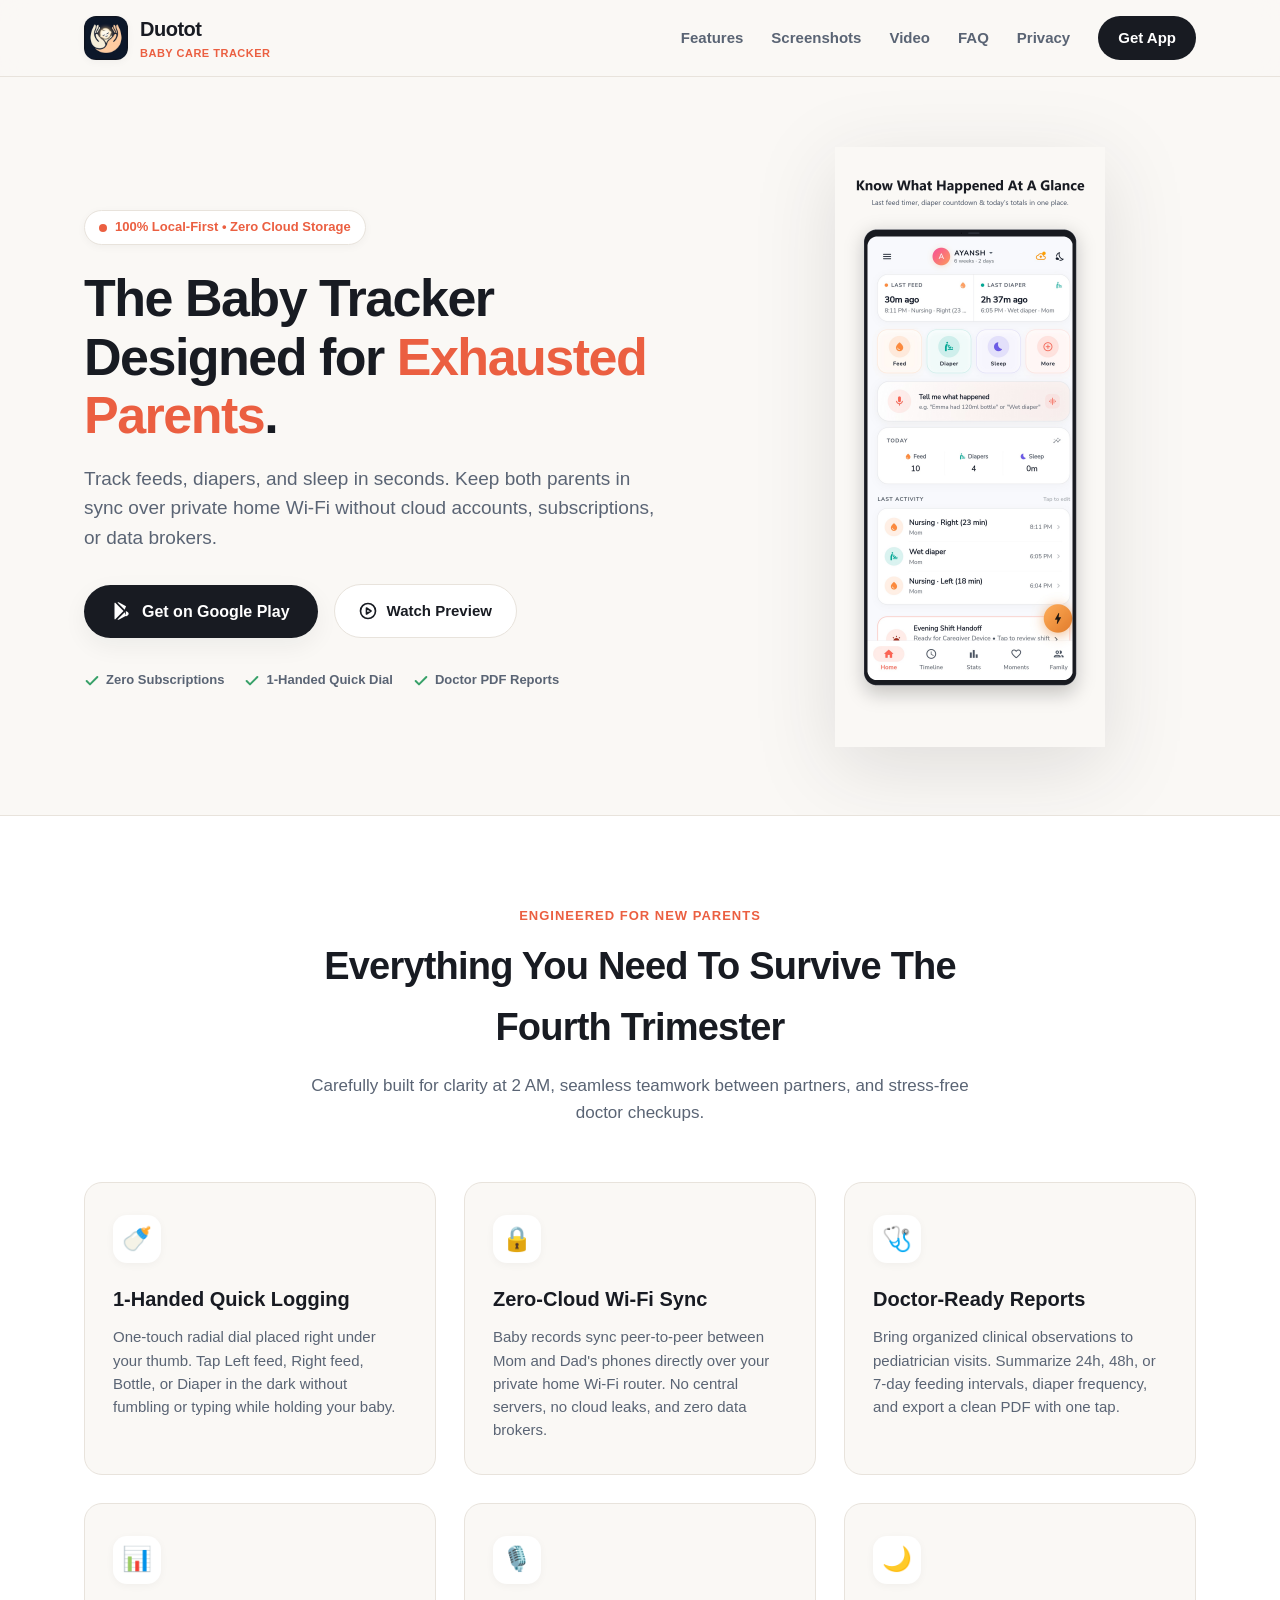
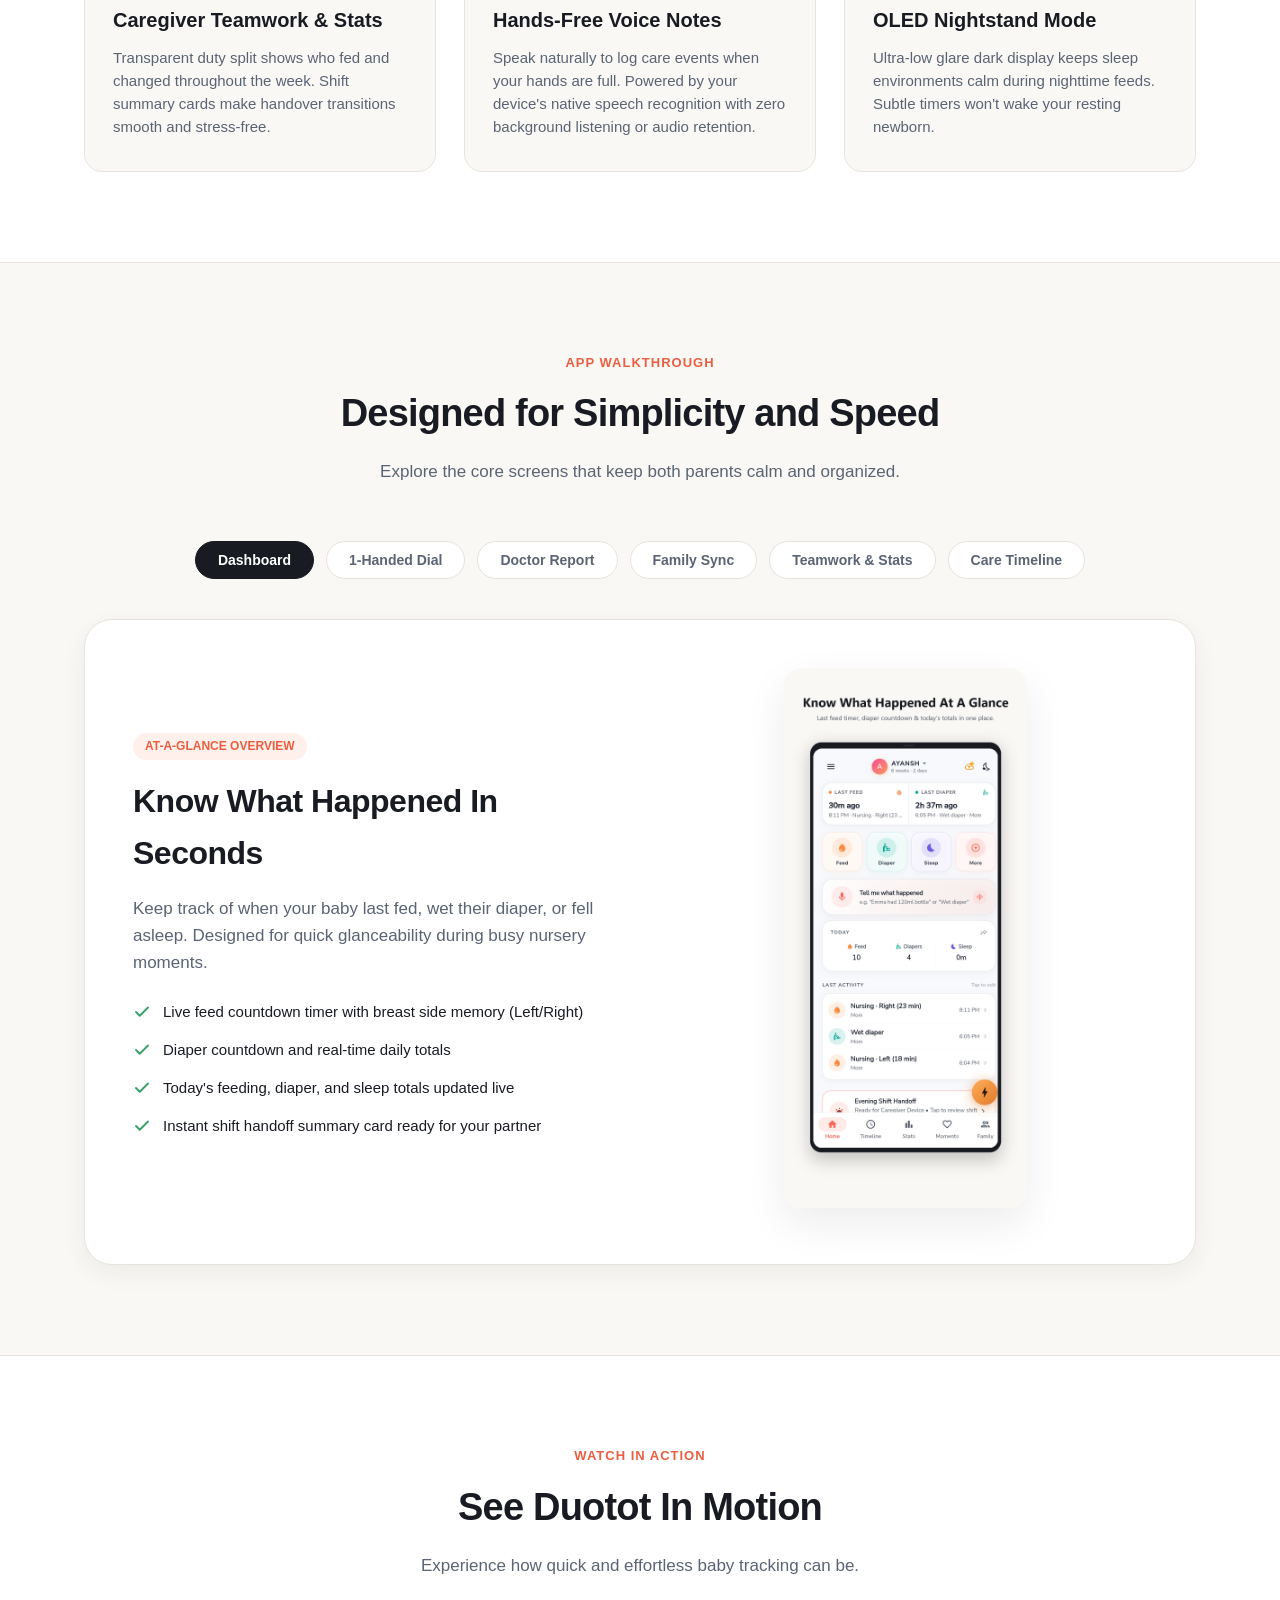
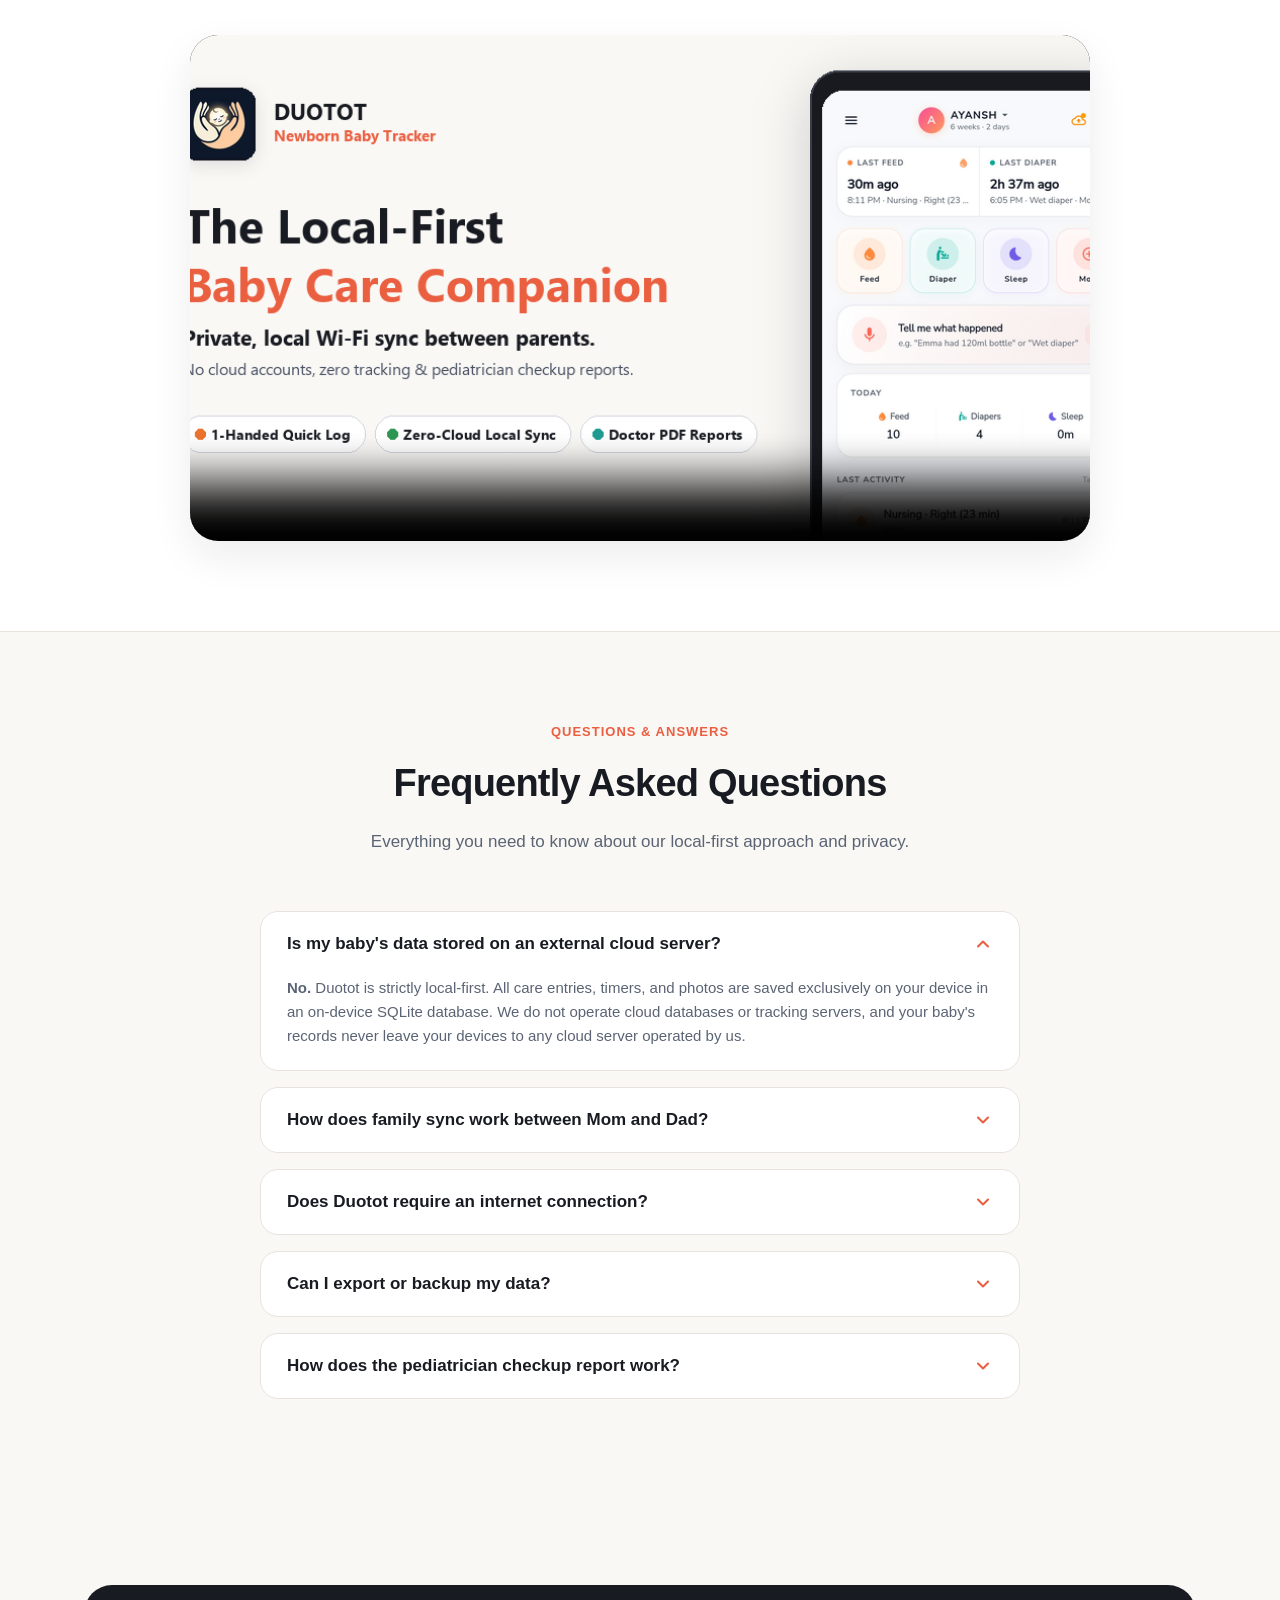
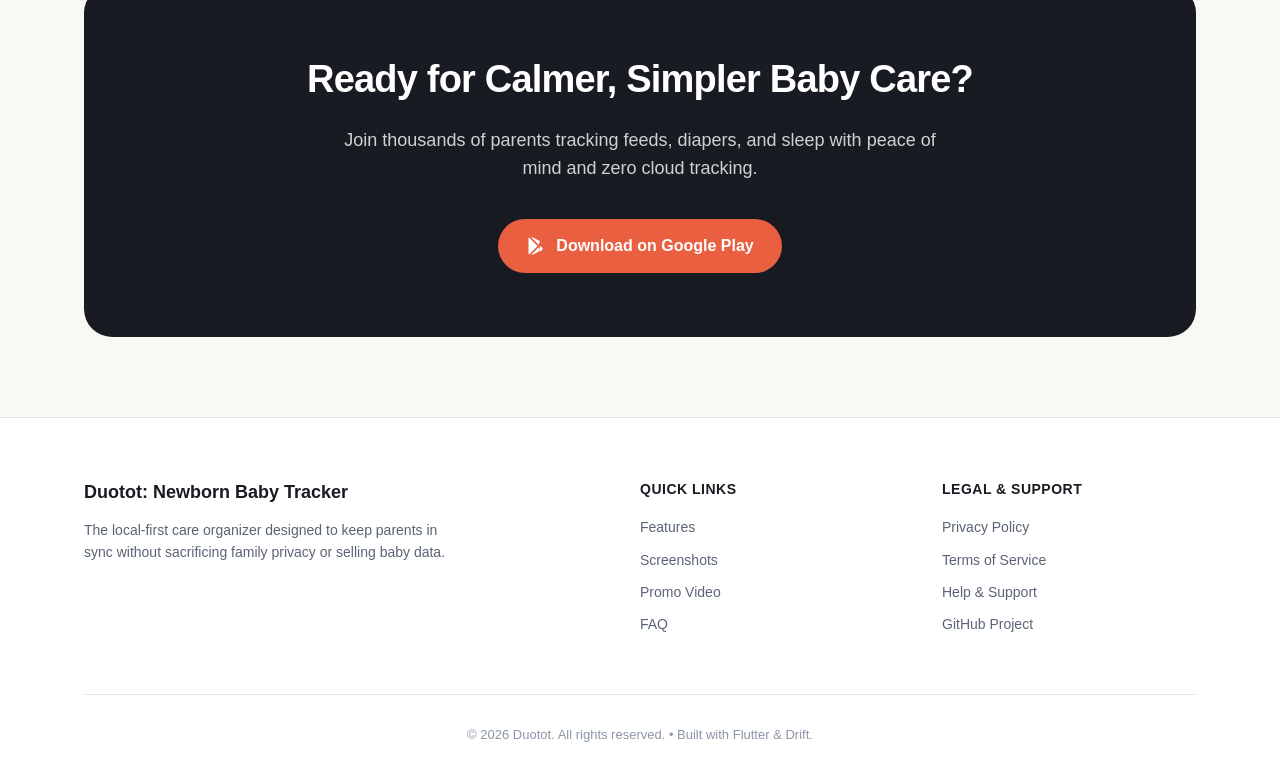
<file: index.html>
<!DOCTYPE html>
<html lang="en">
<head>
  <meta charset="UTF-8">
  <meta name="viewport" content="width=device-width, initial-scale=1.0">
  <title>Duotot - Newborn Baby Tracker | Local-First & Private Baby Care</title>
  <meta name="description" content="Duotot is the local-first baby tracking app designed for tired parents. Track feeds, diapers, and sleep with 1-touch logging, direct home Wi-Fi sync, and doctor-ready checkup reports.">
  <meta name="keywords" content="baby tracker, newborn tracker, breastfeeding log, diaper tracker, baby sleep log, local wifi sync, pediatrician report">
  
  <!-- Open Graph / Meta -->
  <meta property="og:type" content="website">
  <meta property="og:title" content="Duotot - Newborn Baby Tracker">
  <meta property="og:description" content="Simple, local-first baby care tracking for mom and dad. Zero cloud storage, 1-handed quick logging, and pediatrician reports.">
  <meta property="og:image" content="assets/images/feature_graphic.png">

  <!-- Favicon -->
  <link rel="icon" type="image/png" href="assets/images/app_icon.png">
  <link rel="stylesheet" href="assets/css/style.css">
</head>
<body>

  <!-- Site Navigation -->
  <header class="site-header">
    <div class="container nav-wrap">
      <a href="index.html" class="brand-link">
        <img src="assets/images/app_icon.png" alt="Duotot Icon" class="brand-logo">
        <div>
          <div class="brand-title">Duotot</div>
          <div class="brand-subtitle">Baby Care Tracker</div>
        </div>
      </a>
      <nav class="main-nav">
        <a href="#features">Features</a>
        <a href="#gallery">Screenshots</a>
        <a href="#video">Video</a>
        <a href="#faq">FAQ</a>
        <a href="privacy.html">Privacy</a>
        <a href="#download" class="btn-header">Get App</a>
      </nav>
    </div>
  </header>

  <!-- Hero Section -->
  <section class="hero">
    <div class="container hero-grid">
      <div class="hero-content">
        <div class="eyebrow-badge">
          <span class="eyebrow-dot"></span>
          <span>100% Local-First • Zero Cloud Storage</span>
        </div>
        <h1 class="hero-title">
          The Baby Tracker Designed for <span class="accent">Exhausted Parents</span>.
        </h1>
        <p class="hero-desc">
          Track feeds, diapers, and sleep in seconds. Keep both parents in sync over private home Wi-Fi without cloud accounts, subscriptions, or data brokers.
        </p>

        <div class="hero-cta-group">
          <a href="#download" class="btn-primary">
            <svg width="20" height="20" viewBox="0 0 24 24" fill="currentColor">
              <path d="M3.609 1.814L13.792 12 3.61 22.186a2.003 2.003 0 0 1-.61-.956V2.77c.12-.375.335-.71.61-.956zm11.597 11.6L6.55 22.07a2.01 2.01 0 0 0 1.258.43c.47 0 .93-.16 1.3-.47l7.734-4.47-1.636-4.146zm0-2.828l1.636-4.146L9.108 1.97a2.01 2.01 0 0 0-1.3-.47c-.47 0-.93.16-1.258.43l8.656 8.656zm1.414 1.414l2.122 1.226c.74.426 1.258 1.18 1.258 2.044s-.518 1.618-1.258 2.044l-2.122 1.226v-6.54z"/>
            </svg>
            <span>Get on Google Play</span>
          </a>
          <a href="#video" class="btn-secondary">
            <svg width="18" height="18" viewBox="0 0 24 24" fill="none" stroke="currentColor" stroke-width="2.2" stroke-linecap="round" stroke-linejoin="round">
              <circle cx="12" cy="12" r="10"></circle>
              <polygon points="10 8 16 12 10 16 10 8"></polygon>
            </svg>
            <span>Watch Preview</span>
          </a>
        </div>

        <div class="hero-features-list">
          <span>
            <svg width="16" height="16" viewBox="0 0 24 24" fill="none" stroke="currentColor" stroke-width="3" stroke-linecap="round" stroke-linejoin="round">
              <polyline points="20 6 9 17 4 12"></polyline>
            </svg>
            Zero Subscriptions
          </span>
          <span>
            <svg width="16" height="16" viewBox="0 0 24 24" fill="none" stroke="currentColor" stroke-width="3" stroke-linecap="round" stroke-linejoin="round">
              <polyline points="20 6 9 17 4 12"></polyline>
            </svg>
            1-Handed Quick Dial
          </span>
          <span>
            <svg width="16" height="16" viewBox="0 0 24 24" fill="none" stroke="currentColor" stroke-width="3" stroke-linecap="round" stroke-linejoin="round">
              <polyline points="20 6 9 17 4 12"></polyline>
            </svg>
            Doctor PDF Reports
          </span>
        </div>
      </div>

      <div class="hero-mockup-wrapper">
        <img src="assets/images/01_home_dashboard.png" alt="Duotot Newborn Dashboard" class="hero-mockup-img">
      </div>
    </div>
  </section>

  <!-- Core Features Section -->
  <section class="features" id="features">
    <div class="container">
      <div class="section-head">
        <div class="section-tag">Engineered for New Parents</div>
        <h2 class="section-title">Everything You Need To Survive The Fourth Trimester</h2>
        <p class="section-desc">Carefully built for clarity at 2 AM, seamless teamwork between partners, and stress-free doctor checkups.</p>
      </div>

      <div class="features-grid">
        <!-- Feature 1 -->
        <div class="feature-card">
          <div class="feature-icon-box" style="color: var(--accent-amber);">🍼</div>
          <h3>1-Handed Quick Logging</h3>
          <p>One-touch radial dial placed right under your thumb. Tap Left feed, Right feed, Bottle, or Diaper in the dark without fumbling or typing while holding your baby.</p>
        </div>

        <!-- Feature 2 -->
        <div class="feature-card">
          <div class="feature-icon-box" style="color: var(--accent-green);">🔒</div>
          <h3>Zero-Cloud Wi-Fi Sync</h3>
          <p>Baby records sync peer-to-peer between Mom and Dad's phones directly over your private home Wi-Fi router. No central servers, no cloud leaks, and zero data brokers.</p>
        </div>

        <!-- Feature 3 -->
        <div class="feature-card">
          <div class="feature-icon-box" style="color: var(--accent-teal);">🩺</div>
          <h3>Doctor-Ready Reports</h3>
          <p>Bring organized clinical observations to pediatrician visits. Summarize 24h, 48h, or 7-day feeding intervals, diaper frequency, and export a clean PDF with one tap.</p>
        </div>

        <!-- Feature 4 -->
        <div class="feature-card">
          <div class="feature-icon-box" style="color: var(--accent-coral);">📊</div>
          <h3>Caregiver Teamwork & Stats</h3>
          <p>Transparent duty split shows who fed and changed throughout the week. Shift summary cards make handover transitions smooth and stress-free.</p>
        </div>

        <!-- Feature 5 -->
        <div class="feature-card">
          <div class="feature-icon-box" style="color: #4285F4;">🎙️</div>
          <h3>Hands-Free Voice Notes</h3>
          <p>Speak naturally to log care events when your hands are full. Powered by your device's native speech recognition with zero background listening or audio retention.</p>
        </div>

        <!-- Feature 6 -->
        <div class="feature-card">
          <div class="feature-icon-box" style="color: var(--accent-purple);">🌙</div>
          <h3>OLED Nightstand Mode</h3>
          <p>Ultra-low glare dark display keeps sleep environments calm during nighttime feeds. Subtle timers won't wake your resting newborn.</p>
        </div>
      </div>
    </div>
  </section>

  <!-- Interactive Screenshot Gallery -->
  <section class="gallery" id="gallery">
    <div class="container">
      <div class="section-head">
        <div class="section-tag">App Walkthrough</div>
        <h2 class="section-title">Designed for Simplicity and Speed</h2>
        <p class="section-desc">Explore the core screens that keep both parents calm and organized.</p>
      </div>

      <div class="gallery-tabs">
        <button class="gallery-tab active" data-tab="dashboard">Dashboard</button>
        <button class="gallery-tab" data-tab="radial">1-Handed Dial</button>
        <button class="gallery-tab" data-tab="doctor">Doctor Report</button>
        <button class="gallery-tab" data-tab="sync">Family Sync</button>
        <button class="gallery-tab" data-tab="stats">Teamwork & Stats</button>
        <button class="gallery-tab" data-tab="timeline">Care Timeline</button>
      </div>

      <div class="gallery-viewport">
        <div class="gallery-detail">
          <div class="gallery-detail-badge" id="gallery-badge">At-A-Glance Overview</div>
          <h3 id="gallery-title">Know What Happened In Seconds</h3>
          <p id="gallery-desc">Keep track of when your baby last fed, wet their diaper, or fell asleep. Designed for quick glanceability during busy nursery moments.</p>
          <ul class="gallery-bullets" id="gallery-bullets">
            <li>
              <svg width="18" height="18" viewBox="0 0 24 24" fill="none" stroke="currentColor" stroke-width="2.5" stroke-linecap="round" stroke-linejoin="round">
                <polyline points="20 6 9 17 4 12"></polyline>
              </svg>
              <span>Live feed countdown timer with breast side memory (Left/Right)</span>
            </li>
            <li>
              <svg width="18" height="18" viewBox="0 0 24 24" fill="none" stroke="currentColor" stroke-width="2.5" stroke-linecap="round" stroke-linejoin="round">
                <polyline points="20 6 9 17 4 12"></polyline>
              </svg>
              <span>Diaper countdown and real-time daily totals</span>
            </li>
            <li>
              <svg width="18" height="18" viewBox="0 0 24 24" fill="none" stroke="currentColor" stroke-width="2.5" stroke-linecap="round" stroke-linejoin="round">
                <polyline points="20 6 9 17 4 12"></polyline>
              </svg>
              <span>Today's feeding, diaper, and sleep totals updated live</span>
            </li>
            <li>
              <svg width="18" height="18" viewBox="0 0 24 24" fill="none" stroke="currentColor" stroke-width="2.5" stroke-linecap="round" stroke-linejoin="round">
                <polyline points="20 6 9 17 4 12"></polyline>
              </svg>
              <span>Instant shift handoff summary card ready for your partner</span>
            </li>
          </ul>
        </div>
        <div class="gallery-image-box">
          <img src="assets/images/01_home_dashboard.png" alt="Duotot Home Dashboard" class="gallery-screen-img" id="gallery-img">
        </div>
      </div>
    </div>
  </section>

  <!-- Video Section -->
  <section class="video-section" id="video">
    <div class="container">
      <div class="section-head">
        <div class="section-tag">Watch In Action</div>
        <h2 class="section-title">See Duotot In Motion</h2>
        <p class="section-desc">Experience how quick and effortless baby tracking can be.</p>
      </div>

      <div class="video-container">
        <video controls poster="assets/images/feature_graphic.png" preload="metadata">
          <source src="assets/images/duotot_promo.mp4" type="video/mp4">
          Your browser does not support the video tag.
        </video>
      </div>
    </div>
  </section>

  <!-- FAQ Section -->
  <section class="faq" id="faq">
    <div class="container">
      <div class="section-head">
        <div class="section-tag">Questions & Answers</div>
        <h2 class="section-title">Frequently Asked Questions</h2>
        <p class="section-desc">Everything you need to know about our local-first approach and privacy.</p>
      </div>

      <div class="faq-list">
        <div class="faq-item open">
          <button class="faq-question">
            <span>Is my baby's data stored on an external cloud server?</span>
            <svg width="20" height="20" viewBox="0 0 24 24" fill="none" stroke="currentColor" stroke-width="2.5" stroke-linecap="round" stroke-linejoin="round"><polyline points="6 9 12 15 18 9"></polyline></svg>
          </button>
          <div class="faq-answer">
            <strong>No.</strong> Duotot is strictly local-first. All care entries, timers, and photos are saved exclusively on your device in an on-device SQLite database. We do not operate cloud databases or tracking servers, and your baby's records never leave your devices to any cloud server operated by us.
          </div>
        </div>

        <div class="faq-item">
          <button class="faq-question">
            <span>How does family sync work between Mom and Dad?</span>
            <svg width="20" height="20" viewBox="0 0 24 24" fill="none" stroke="currentColor" stroke-width="2.5" stroke-linecap="round" stroke-linejoin="round"><polyline points="6 9 12 15 18 9"></polyline></svg>
          </button>
          <div class="faq-answer">
            Syncing happens peer-to-peer strictly across your private home Wi-Fi network using local IP transport and mutual cryptographic handshake. When both phones are connected to your home Wi-Fi router, updates synchronize automatically without passing through the internet or external cloud services.
          </div>
        </div>

        <div class="faq-item">
          <button class="faq-question">
            <span>Does Duotot require an internet connection?</span>
            <svg width="20" height="20" viewBox="0 0 24 24" fill="none" stroke="currentColor" stroke-width="2.5" stroke-linecap="round" stroke-linejoin="round"><polyline points="6 9 12 15 18 9"></polyline></svg>
          </button>
          <div class="faq-answer">
            No! You can log feeds, diapers, naps, and view timelines completely offline. Even if your internet is down or you are traveling on airplane mode, the app functions smoothly.
          </div>
        </div>

        <div class="faq-item">
          <button class="faq-question">
            <span>Can I export or backup my data?</span>
            <svg width="20" height="20" viewBox="0 0 24 24" fill="none" stroke="currentColor" stroke-width="2.5" stroke-linecap="round" stroke-linejoin="round"><polyline points="6 9 12 15 18 9"></polyline></svg>
          </button>
          <div class="faq-answer">
            Yes. You can export a passphrase-encrypted backup file (<code>.babycare</code>) at any time. You can save this file to a USB drive, your computer, or private personal storage and restore it on any new device.
          </div>
        </div>

        <div class="faq-item">
          <button class="faq-question">
            <span>How does the pediatrician checkup report work?</span>
            <svg width="20" height="20" viewBox="0 0 24 24" fill="none" stroke="currentColor" stroke-width="2.5" stroke-linecap="round" stroke-linejoin="round"><polyline points="6 9 12 15 18 9"></polyline></svg>
          </button>
          <div class="faq-answer">
            With one tap in the Stats tab, Duotot aggregates your baby's 24h, 48h, 7-day, or 30-day feeding intervals, diaper elimination counts, and temperature checks into a clean printable Doctor PDF report or a formatted text summary ready to paste into your patient portal (such as MyChart).
          </div>
        </div>
      </div>
    </div>
  </section>

  <!-- Download CTA Section -->
  <section class="cta-banner" id="download">
    <div class="container">
      <div class="cta-box">
        <h2>Ready for Calmer, Simpler Baby Care?</h2>
        <p>Join thousands of parents tracking feeds, diapers, and sleep with peace of mind and zero cloud tracking.</p>
        <a href="https://play.google.com/store/apps/details?id=com.duotot.app" class="btn-primary" target="_blank" rel="noopener">
          <svg width="20" height="20" viewBox="0 0 24 24" fill="currentColor">
            <path d="M3.609 1.814L13.792 12 3.61 22.186a2.003 2.003 0 0 1-.61-.956V2.77c.12-.375.335-.71.61-.956zm11.597 11.6L6.55 22.07a2.01 2.01 0 0 0 1.258.43c.47 0 .93-.16 1.3-.47l7.734-4.47-1.636-4.146zm0-2.828l1.636-4.146L9.108 1.97a2.01 2.01 0 0 0-1.3-.47c-.47 0-.93.16-1.258.43l8.656 8.656zm1.414 1.414l2.122 1.226c.74.426 1.258 1.18 1.258 2.044s-.518 1.618-1.258 2.044l-2.122 1.226v-6.54z"/>
          </svg>
          <span>Download on Google Play</span>
        </a>
      </div>
    </div>
  </section>

  <!-- Site Footer -->
  <footer class="site-footer">
    <div class="container">
      <div class="footer-grid">
        <div class="footer-brand">
          <h4>Duotot: Newborn Baby Tracker</h4>
          <p>The local-first care organizer designed to keep parents in sync without sacrificing family privacy or selling baby data.</p>
        </div>
        <div class="footer-links">
          <h5>Quick Links</h5>
          <ul>
            <li><a href="#features">Features</a></li>
            <li><a href="#gallery">Screenshots</a></li>
            <li><a href="#video">Promo Video</a></li>
            <li><a href="#faq">FAQ</a></li>
          </ul>
        </div>
        <div class="footer-links">
          <h5>Legal & Support</h5>
          <ul>
            <li><a href="privacy.html">Privacy Policy</a></li>
            <li><a href="terms.html">Terms of Service</a></li>
            <li><a href="support.html">Help & Support</a></li>
            <li><a href="https://github.com" target="_blank" rel="noopener">GitHub Project</a></li>
          </ul>
        </div>
      </div>
      <div class="footer-bottom">
        <p>&copy; 2026 Duotot. All rights reserved. • Built with Flutter & Drift.</p>
      </div>
    </div>
  </footer>

  <script src="assets/js/main.js"></script>
</body>
</html>
</file>
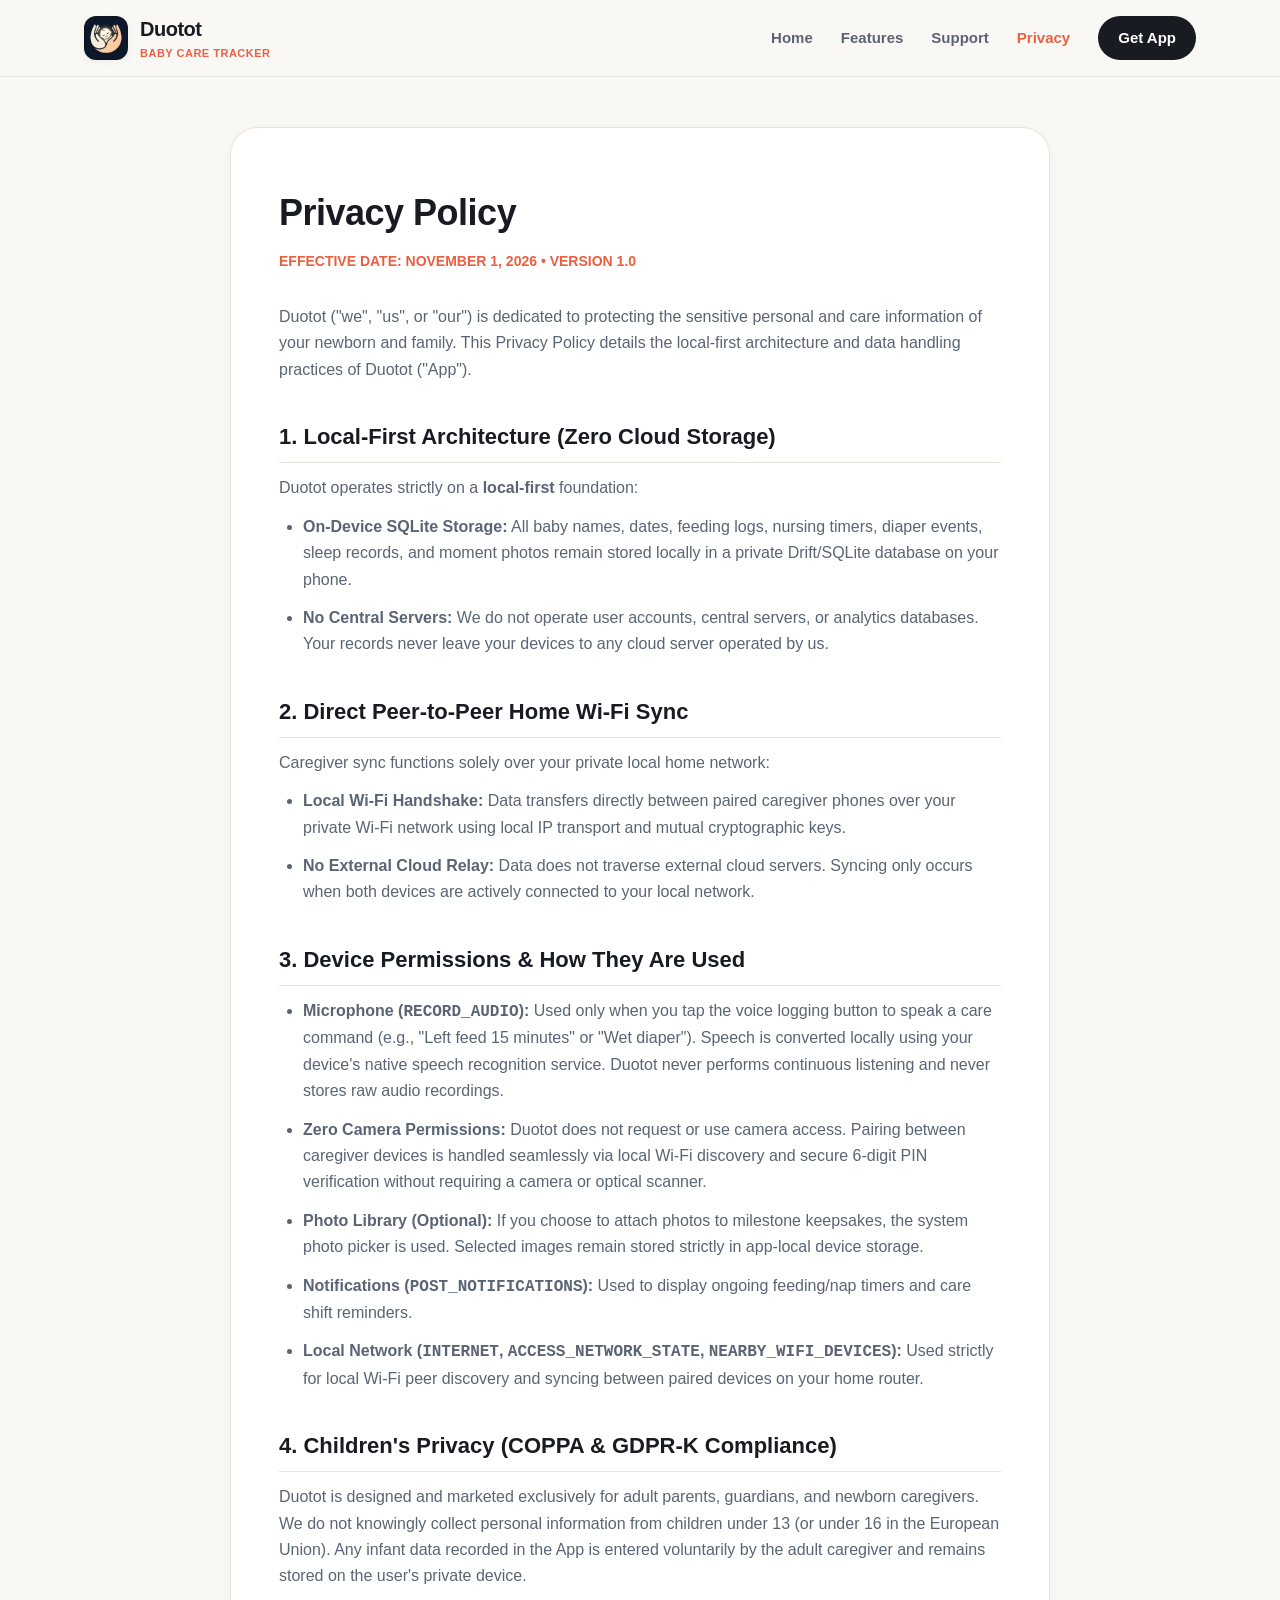
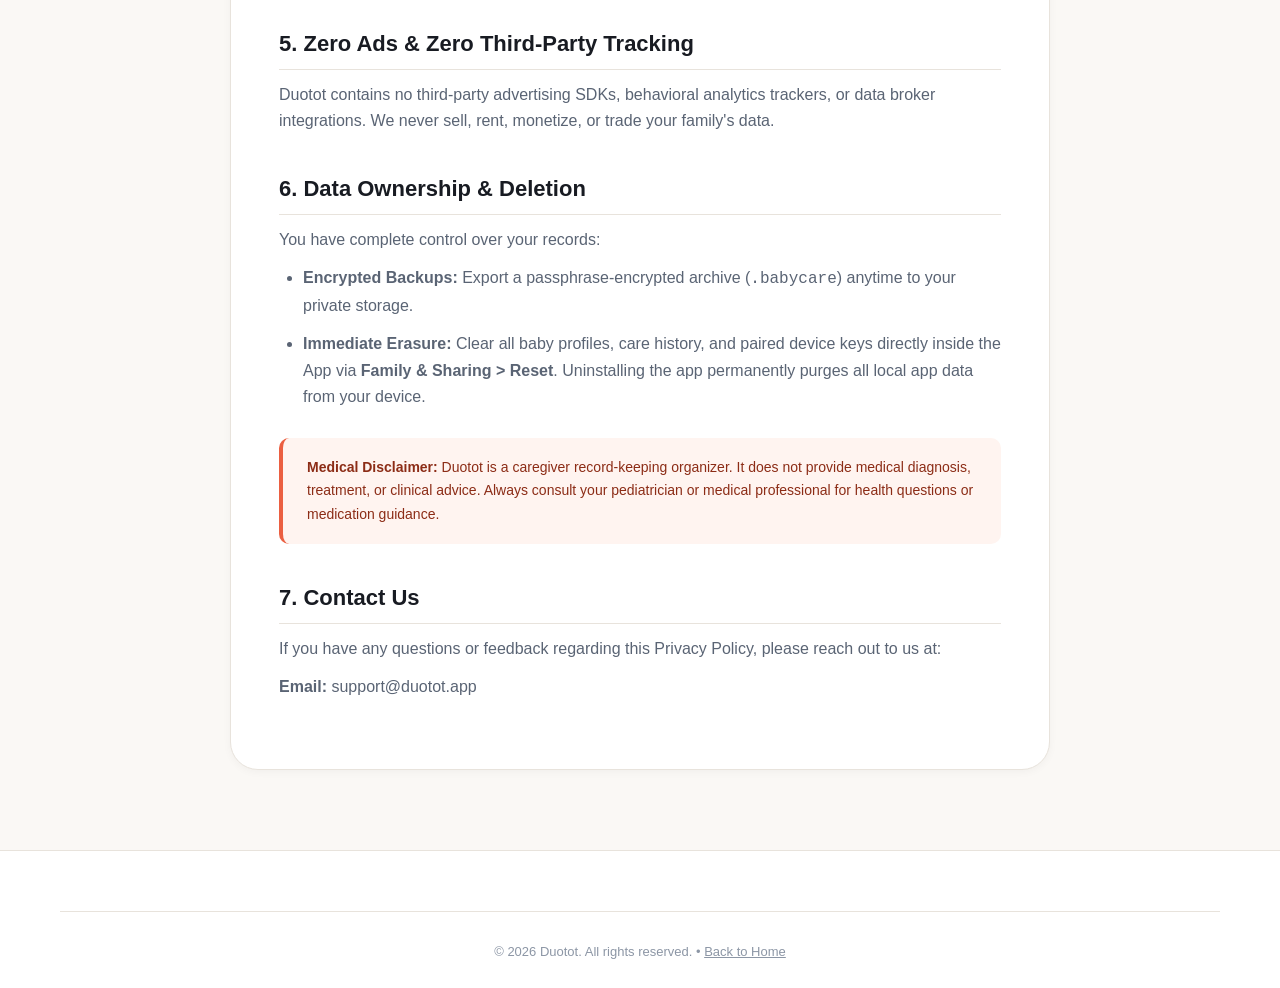
<file: privacy.html>
<!DOCTYPE html>
<html lang="en">
<head>
  <meta charset="UTF-8">
  <meta name="viewport" content="width=device-width, initial-scale=1.0">
  <title>Privacy Policy - Duotot: Newborn Baby Tracker</title>
  <link rel="icon" type="image/png" href="assets/images/app_icon.png">
  <link rel="stylesheet" href="assets/css/style.css">
</head>
<body>

  <!-- Header -->
  <header class="site-header">
    <div class="container nav-wrap">
      <a href="index.html" class="brand-link">
        <img src="assets/images/app_icon.png" alt="Duotot Icon" class="brand-logo">
        <div>
          <div class="brand-title">Duotot</div>
          <div class="brand-subtitle">Baby Care Tracker</div>
        </div>
      </a>
      <nav class="main-nav">
        <a href="index.html">Home</a>
        <a href="index.html#features">Features</a>
        <a href="support.html">Support</a>
        <a href="privacy.html" style="color: var(--accent-coral);">Privacy</a>
        <a href="index.html#download" class="btn-header">Get App</a>
      </nav>
    </div>
  </header>

  <main class="container">
    <div class="legal-page">
      <h1>Privacy Policy</h1>
      <div class="legal-meta">Effective Date: November 1, 2026 • Version 1.0</div>

      <p>Duotot ("we", "us", or "our") is dedicated to protecting the sensitive personal and care information of your newborn and family. This Privacy Policy details the local-first architecture and data handling practices of Duotot ("App").</p>

      <h2>1. Local-First Architecture (Zero Cloud Storage)</h2>
      <p>Duotot operates strictly on a <strong>local-first</strong> foundation:</p>
      <ul>
        <li><strong>On-Device SQLite Storage:</strong> All baby names, dates, feeding logs, nursing timers, diaper events, sleep records, and moment photos remain stored locally in a private Drift/SQLite database on your phone.</li>
        <li><strong>No Central Servers:</strong> We do not operate user accounts, central servers, or analytics databases. Your records never leave your devices to any cloud server operated by us.</li>
      </ul>

      <h2>2. Direct Peer-to-Peer Home Wi-Fi Sync</h2>
      <p>Caregiver sync functions solely over your private local home network:</p>
      <ul>
        <li><strong>Local Wi-Fi Handshake:</strong> Data transfers directly between paired caregiver phones over your private Wi-Fi network using local IP transport and mutual cryptographic keys.</li>
        <li><strong>No External Cloud Relay:</strong> Data does not traverse external cloud servers. Syncing only occurs when both devices are actively connected to your local network.</li>
      </ul>

      <h2>3. Device Permissions & How They Are Used</h2>
      <ul>
        <li><strong>Microphone (<code>RECORD_AUDIO</code>):</strong> Used only when you tap the voice logging button to speak a care command (e.g., "Left feed 15 minutes" or "Wet diaper"). Speech is converted locally using your device's native speech recognition service. Duotot never performs continuous listening and never stores raw audio recordings.</li>
        <li><strong>Zero Camera Permissions:</strong> Duotot does not request or use camera access. Pairing between caregiver devices is handled seamlessly via local Wi-Fi discovery and secure 6-digit PIN verification without requiring a camera or optical scanner.</li>
        <li><strong>Photo Library (Optional):</strong> If you choose to attach photos to milestone keepsakes, the system photo picker is used. Selected images remain stored strictly in app-local device storage.</li>
        <li><strong>Notifications (<code>POST_NOTIFICATIONS</code>):</strong> Used to display ongoing feeding/nap timers and care shift reminders.</li>
        <li><strong>Local Network (<code>INTERNET</code>, <code>ACCESS_NETWORK_STATE</code>, <code>NEARBY_WIFI_DEVICES</code>):</strong> Used strictly for local Wi-Fi peer discovery and syncing between paired devices on your home router.</li>
      </ul>

      <h2>4. Children's Privacy (COPPA & GDPR-K Compliance)</h2>
      <p>Duotot is designed and marketed exclusively for adult parents, guardians, and newborn caregivers. We do not knowingly collect personal information from children under 13 (or under 16 in the European Union). Any infant data recorded in the App is entered voluntarily by the adult caregiver and remains stored on the user's private device.</p>

      <h2>5. Zero Ads & Zero Third-Party Tracking</h2>
      <p>Duotot contains no third-party advertising SDKs, behavioral analytics trackers, or data broker integrations. We never sell, rent, monetize, or trade your family's data.</p>

      <h2>6. Data Ownership & Deletion</h2>
      <p>You have complete control over your records:</p>
      <ul>
        <li><strong>Encrypted Backups:</strong> Export a passphrase-encrypted archive (<code>.babycare</code>) anytime to your private storage.</li>
        <li><strong>Immediate Erasure:</strong> Clear all baby profiles, care history, and paired device keys directly inside the App via <strong>Family & Sharing &gt; Reset</strong>. Uninstalling the app permanently purges all local app data from your device.</li>
      </ul>

      <div class="disclaimer-callout">
        <p><strong>Medical Disclaimer:</strong> Duotot is a caregiver record-keeping organizer. It does not provide medical diagnosis, treatment, or clinical advice. Always consult your pediatrician or medical professional for health questions or medication guidance.</p>
      </div>

      <h2>7. Contact Us</h2>
      <p>If you have any questions or feedback regarding this Privacy Policy, please reach out to us at:</p>
      <p><strong>Email:</strong> support@duotot.app</p>
    </div>
  </main>

  <footer class="site-footer">
    <div class="container footer-bottom">
      <p>&copy; 2026 Duotot. All rights reserved. • <a href="index.html" style="color: inherit;">Back to Home</a></p>
    </div>
  </footer>

</body>
</html>
</file>
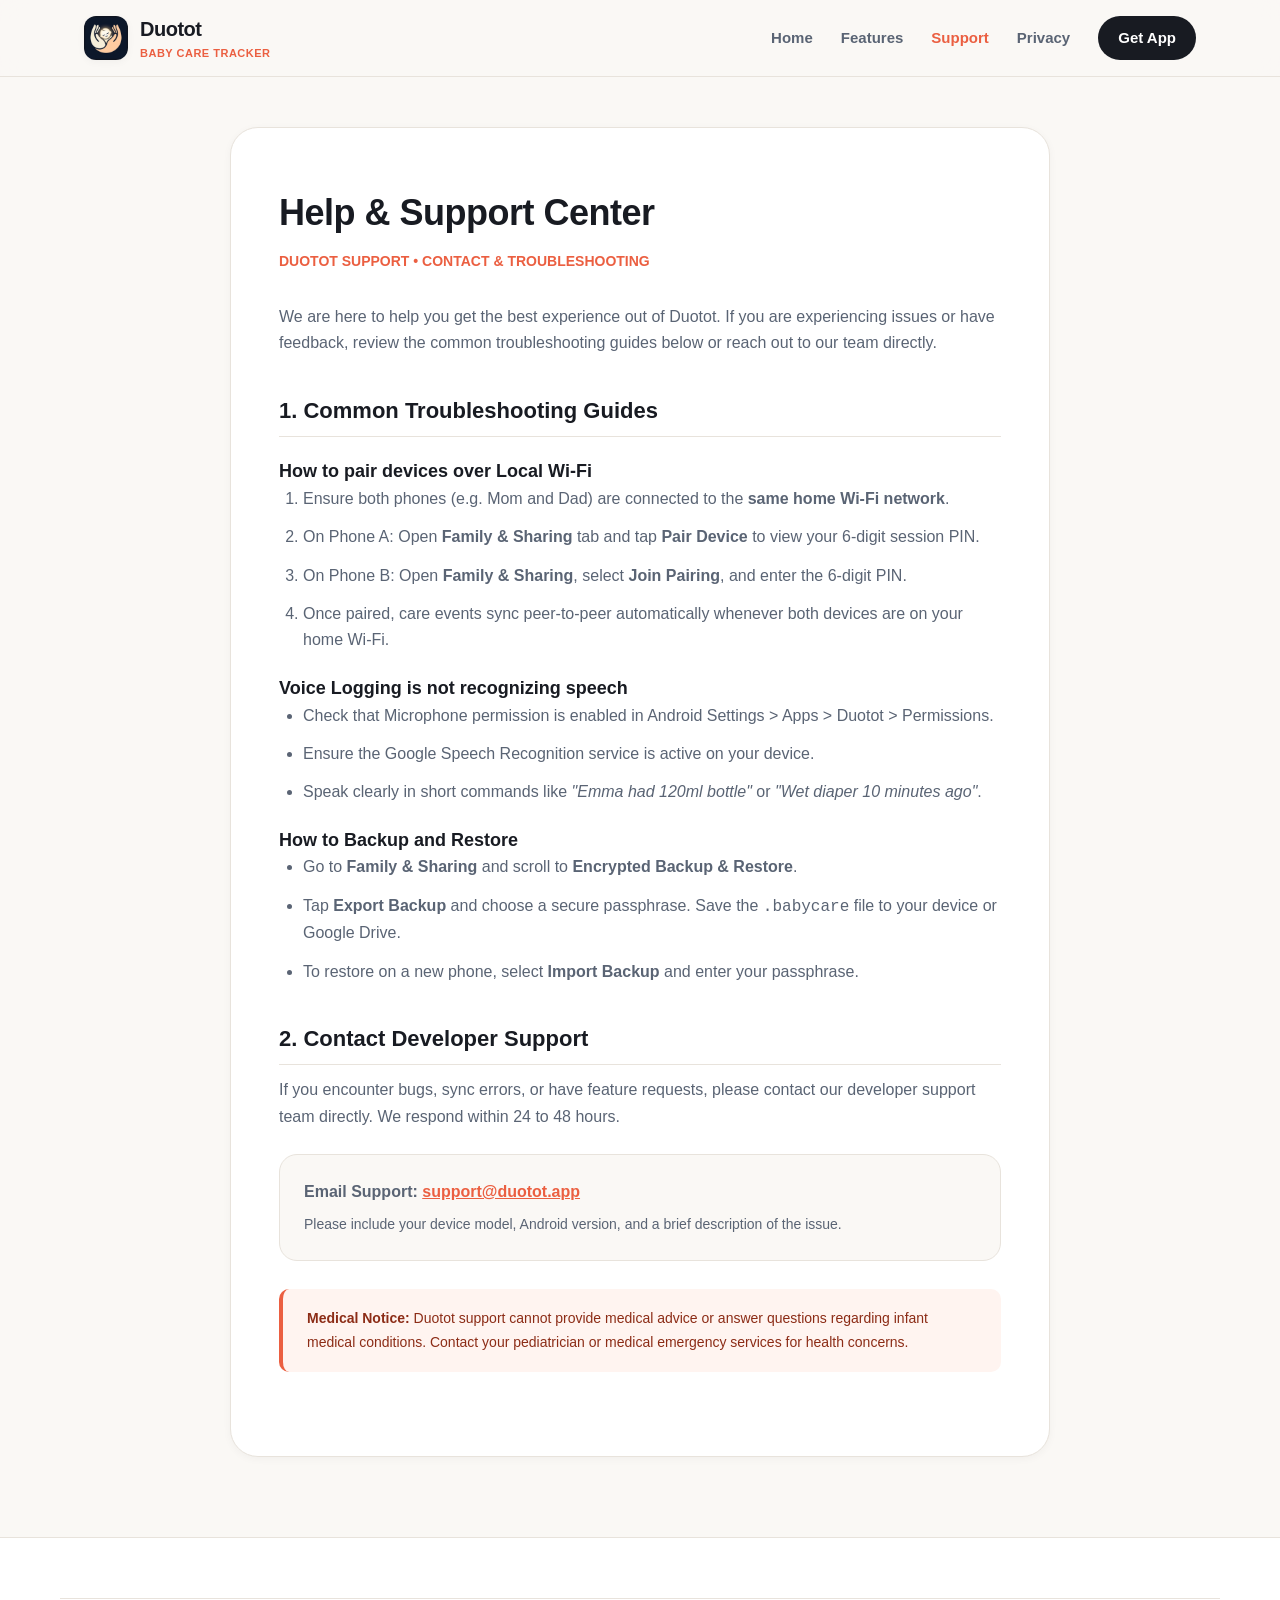
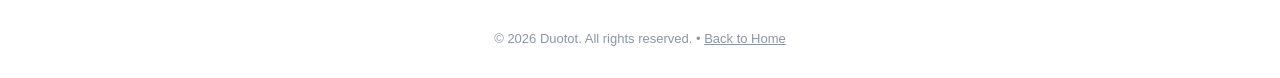
<file: support.html>
<!DOCTYPE html>
<html lang="en">
<head>
  <meta charset="UTF-8">
  <meta name="viewport" content="width=device-width, initial-scale=1.0">
  <title>Help & Support - Duotot: Newborn Baby Tracker</title>
  <link rel="icon" type="image/png" href="assets/images/app_icon.png">
  <link rel="stylesheet" href="assets/css/style.css">
</head>
<body>

  <!-- Header -->
  <header class="site-header">
    <div class="container nav-wrap">
      <a href="index.html" class="brand-link">
        <img src="assets/images/app_icon.png" alt="Duotot Icon" class="brand-logo">
        <div>
          <div class="brand-title">Duotot</div>
          <div class="brand-subtitle">Baby Care Tracker</div>
        </div>
      </a>
      <nav class="main-nav">
        <a href="index.html">Home</a>
        <a href="index.html#features">Features</a>
        <a href="support.html" style="color: var(--accent-coral);">Support</a>
        <a href="privacy.html">Privacy</a>
        <a href="index.html#download" class="btn-header">Get App</a>
      </nav>
    </div>
  </header>

  <main class="container">
    <div class="legal-page">
      <h1>Help & Support Center</h1>
      <div class="legal-meta">Duotot Support • Contact & Troubleshooting</div>

      <p>We are here to help you get the best experience out of Duotot. If you are experiencing issues or have feedback, review the common troubleshooting guides below or reach out to our team directly.</p>

      <h2>1. Common Troubleshooting Guides</h2>

      <h3 style="margin-top: 20px; font-size: 18px; color: var(--text-main);">How to pair devices over Local Wi-Fi</h3>
      <ol style="padding-left: 24px; color: var(--text-muted); margin-bottom: 20px; line-height: 1.6;">
        <li>Ensure both phones (e.g. Mom and Dad) are connected to the <strong>same home Wi-Fi network</strong>.</li>
        <li>On Phone A: Open <strong>Family & Sharing</strong> tab and tap <strong>Pair Device</strong> to view your 6-digit session PIN.</li>
        <li>On Phone B: Open <strong>Family & Sharing</strong>, select <strong>Join Pairing</strong>, and enter the 6-digit PIN.</li>
        <li>Once paired, care events sync peer-to-peer automatically whenever both devices are on your home Wi-Fi.</li>
      </ol>

      <h3 style="margin-top: 20px; font-size: 18px; color: var(--text-main);">Voice Logging is not recognizing speech</h3>
      <ul style="padding-left: 24px; color: var(--text-muted); margin-bottom: 20px; line-height: 1.6;">
        <li>Check that Microphone permission is enabled in Android Settings > Apps > Duotot > Permissions.</li>
        <li>Ensure the Google Speech Recognition service is active on your device.</li>
        <li>Speak clearly in short commands like <em>"Emma had 120ml bottle"</em> or <em>"Wet diaper 10 minutes ago"</em>.</li>
      </ul>

      <h3 style="margin-top: 20px; font-size: 18px; color: var(--text-main);">How to Backup and Restore</h3>
      <ul style="padding-left: 24px; color: var(--text-muted); margin-bottom: 20px; line-height: 1.6;">
        <li>Go to <strong>Family & Sharing</strong> and scroll to <strong>Encrypted Backup & Restore</strong>.</li>
        <li>Tap <strong>Export Backup</strong> and choose a secure passphrase. Save the <code>.babycare</code> file to your device or Google Drive.</li>
        <li>To restore on a new phone, select <strong>Import Backup</strong> and enter your passphrase.</li>
      </ul>

      <h2>2. Contact Developer Support</h2>
      <p>If you encounter bugs, sync errors, or have feature requests, please contact our developer support team directly. We respond within 24 to 48 hours.</p>

      <div style="background: var(--bg-main); border: 1px solid var(--border-light); padding: 24px; border-radius: var(--radius-md); margin: 24px 0;">
        <p style="margin: 0; font-size: 16px;"><strong>Email Support:</strong> <a href="mailto:support@duotot.app" style="color: var(--accent-coral); font-weight: 700;">support@duotot.app</a></p>
        <p style="margin: 8px 0 0; font-size: 14px; color: var(--text-muted);">Please include your device model, Android version, and a brief description of the issue.</p>
      </div>

      <div class="disclaimer-callout">
        <p><strong>Medical Notice:</strong> Duotot support cannot provide medical advice or answer questions regarding infant medical conditions. Contact your pediatrician or medical emergency services for health concerns.</p>
      </div>
    </div>
  </main>

  <footer class="site-footer">
    <div class="container footer-bottom">
      <p>&copy; 2026 Duotot. All rights reserved. • <a href="index.html" style="color: inherit;">Back to Home</a></p>
    </div>
  </footer>

</body>
</html>
</file>
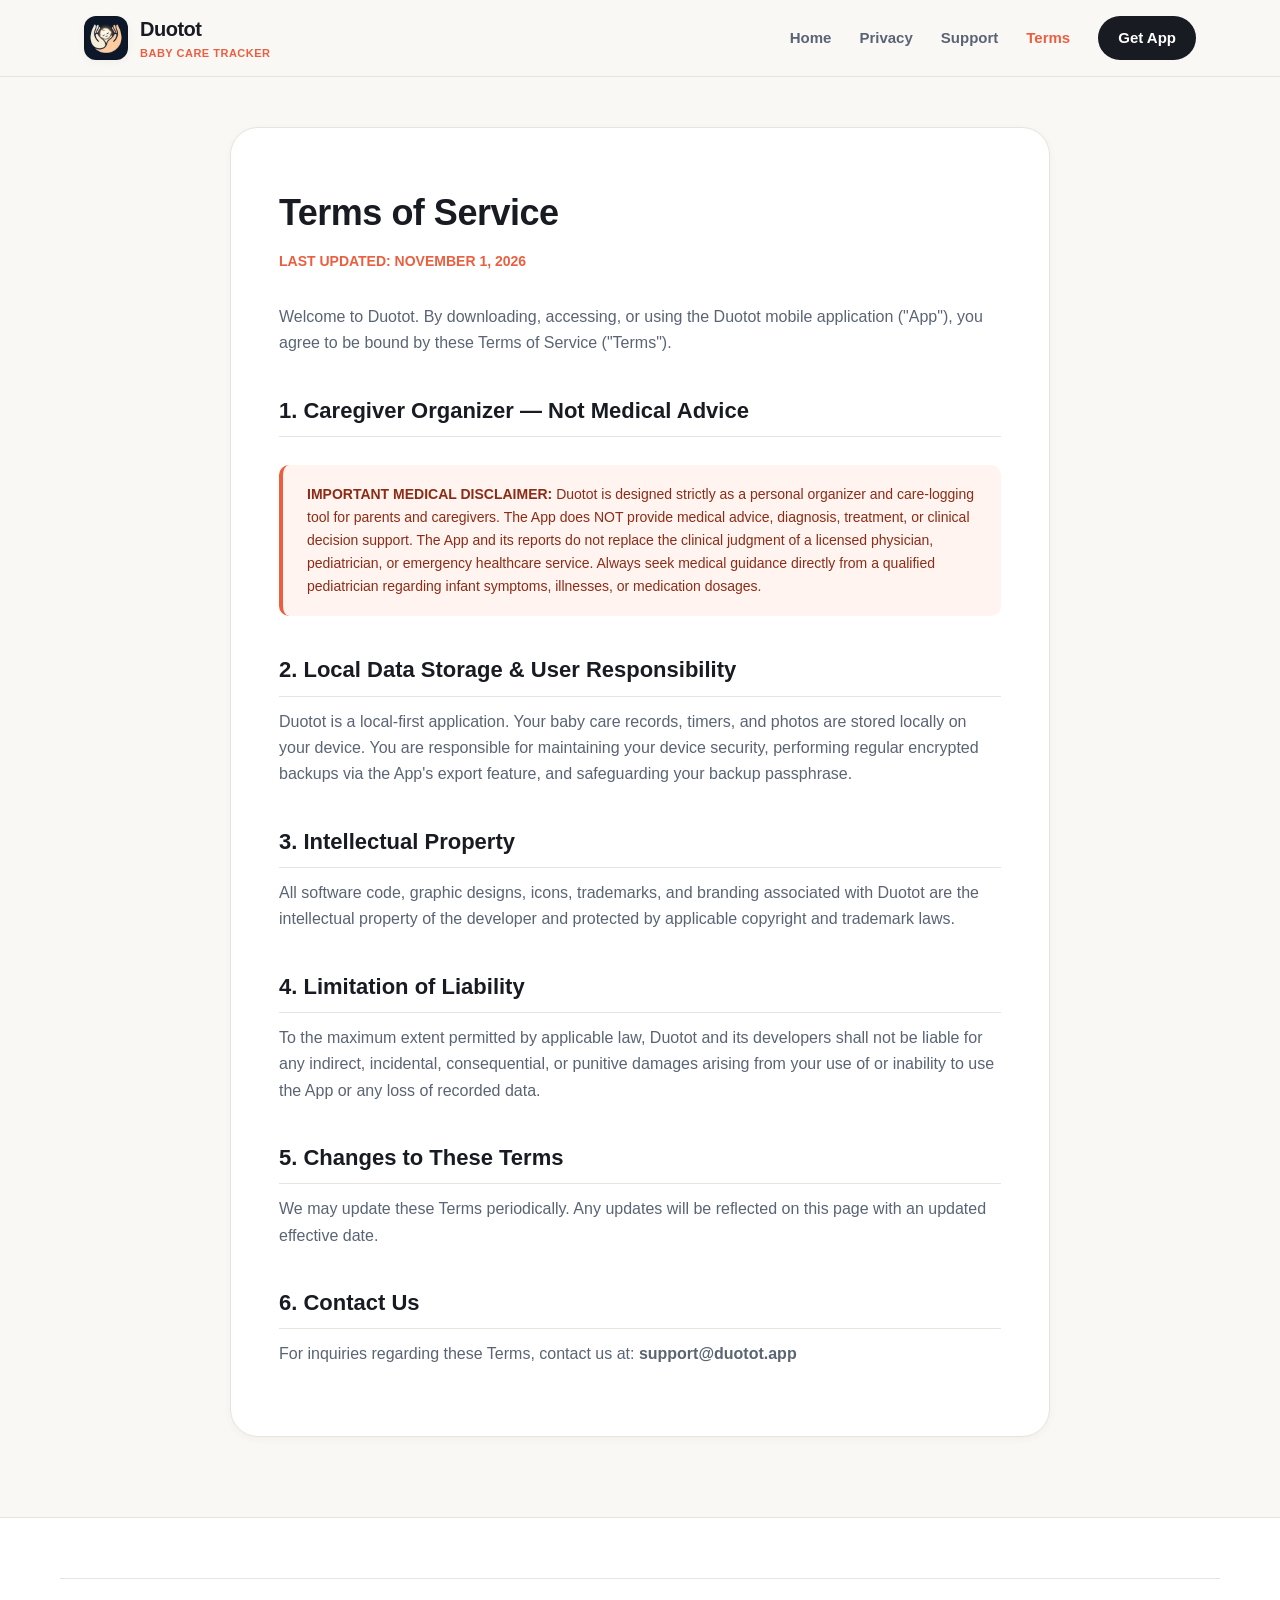
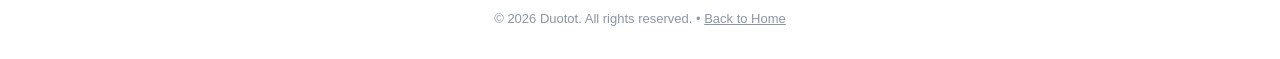
<file: terms.html>
<!DOCTYPE html>
<html lang="en">
<head>
  <meta charset="UTF-8">
  <meta name="viewport" content="width=device-width, initial-scale=1.0">
  <title>Terms of Service - Duotot: Newborn Baby Tracker</title>
  <link rel="icon" type="image/png" href="assets/images/app_icon.png">
  <link rel="stylesheet" href="assets/css/style.css">
</head>
<body>

  <!-- Header -->
  <header class="site-header">
    <div class="container nav-wrap">
      <a href="index.html" class="brand-link">
        <img src="assets/images/app_icon.png" alt="Duotot Icon" class="brand-logo">
        <div>
          <div class="brand-title">Duotot</div>
          <div class="brand-subtitle">Baby Care Tracker</div>
        </div>
      </a>
      <nav class="main-nav">
        <a href="index.html">Home</a>
        <a href="privacy.html">Privacy</a>
        <a href="support.html">Support</a>
        <a href="terms.html" style="color: var(--accent-coral);">Terms</a>
        <a href="index.html#download" class="btn-header">Get App</a>
      </nav>
    </div>
  </header>

  <main class="container">
    <div class="legal-page">
      <h1>Terms of Service</h1>
      <div class="legal-meta">Last Updated: November 1, 2026</div>

      <p>Welcome to Duotot. By downloading, accessing, or using the Duotot mobile application ("App"), you agree to be bound by these Terms of Service ("Terms").</p>

      <h2>1. Caregiver Organizer — Not Medical Advice</h2>
      <div class="disclaimer-callout">
        <p><strong>IMPORTANT MEDICAL DISCLAIMER:</strong> Duotot is designed strictly as a personal organizer and care-logging tool for parents and caregivers. The App does NOT provide medical advice, diagnosis, treatment, or clinical decision support. The App and its reports do not replace the clinical judgment of a licensed physician, pediatrician, or emergency healthcare service. Always seek medical guidance directly from a qualified pediatrician regarding infant symptoms, illnesses, or medication dosages.</p>
      </div>

      <h2>2. Local Data Storage & User Responsibility</h2>
      <p>Duotot is a local-first application. Your baby care records, timers, and photos are stored locally on your device. You are responsible for maintaining your device security, performing regular encrypted backups via the App's export feature, and safeguarding your backup passphrase.</p>

      <h2>3. Intellectual Property</h2>
      <p>All software code, graphic designs, icons, trademarks, and branding associated with Duotot are the intellectual property of the developer and protected by applicable copyright and trademark laws.</p>

      <h2>4. Limitation of Liability</h2>
      <p>To the maximum extent permitted by applicable law, Duotot and its developers shall not be liable for any indirect, incidental, consequential, or punitive damages arising from your use of or inability to use the App or any loss of recorded data.</p>

      <h2>5. Changes to These Terms</h2>
      <p>We may update these Terms periodically. Any updates will be reflected on this page with an updated effective date.</p>

      <h2>6. Contact Us</h2>
      <p>For inquiries regarding these Terms, contact us at: <strong>support@duotot.app</strong></p>
    </div>
  </main>

  <footer class="site-footer">
    <div class="container footer-bottom">
      <p>&copy; 2026 Duotot. All rights reserved. • <a href="index.html" style="color: inherit;">Back to Home</a></p>
    </div>
  </footer>

</body>
</html>
</file>
<file: assets/css/style.css>
/* Duotot Brand & Nursery Design System */
:root {
  --bg-main: #FAF8F5;
  --bg-card: #FFFFFF;
  --bg-subtle: #F3EFEA;
  --text-main: #181B22;
  --text-muted: #5A6474;
  --text-light: #8C96A5;
  --accent-coral: #EB5F41;
  --accent-coral-light: #FFF0EB;
  --accent-amber: #F59E0B;
  --accent-teal: #26A69A;
  --accent-green: #38A169;
  --accent-purple: #7E57C2;
  --border-light: #E8E3DC;
  --border-dark: #D4CDC3;
  --shadow-sm: 0 2px 8px rgba(24, 27, 34, 0.04);
  --shadow-md: 0 8px 24px rgba(24, 27, 34, 0.06);
  --shadow-lg: 0 16px 40px rgba(24, 27, 34, 0.08);
  --radius-sm: 10px;
  --radius-md: 18px;
  --radius-lg: 28px;
  --container-max: 1160px;
}

*, *::before, *::after {
  box-sizing: border-box;
  margin: 0;
  padding: 0;
}

html {
  scroll-behavior: smooth;
  font-size: 16px;
}

body {
  font-family: -apple-system, BlinkMacSystemFont, "Segoe UI", Roboto, Helvetica, Arial, sans-serif;
  background-color: var(--bg-main);
  color: var(--text-main);
  line-height: 1.6;
  -webkit-font-smoothing: antialiased;
}

.container {
  max-width: var(--container-max);
  margin: 0 auto;
  padding: 0 24px;
}

/* Header & Navigation */
header.site-header {
  position: sticky;
  top: 0;
  z-index: 100;
  background: rgba(250, 248, 245, 0.88);
  backdrop-filter: blur(12px);
  -webkit-backdrop-filter: blur(12px);
  border-bottom: 1px solid var(--border-light);
  transition: all 0.25s ease;
}

.nav-wrap {
  display: flex;
  align-items: center;
  justify-content: space-between;
  height: 76px;
}

.brand-link {
  display: flex;
  align-items: center;
  gap: 12px;
  text-decoration: none;
  color: var(--text-main);
}

.brand-logo {
  width: 44px;
  height: 44px;
  border-radius: 12px;
  object-fit: cover;
  box-shadow: var(--shadow-sm);
}

.brand-title {
  font-size: 20px;
  font-weight: 800;
  letter-spacing: -0.5px;
}

.brand-subtitle {
  font-size: 11px;
  color: var(--accent-coral);
  font-weight: 700;
  letter-spacing: 0.5px;
  text-transform: uppercase;
}

nav.main-nav {
  display: flex;
  align-items: center;
  gap: 28px;
}

nav.main-nav a {
  text-decoration: none;
  color: var(--text-muted);
  font-size: 15px;
  font-weight: 600;
  transition: color 0.2s ease;
}

nav.main-nav a:hover {
  color: var(--accent-coral);
}

.btn-header {
  background: var(--text-main);
  color: #FFFFFF !important;
  padding: 10px 20px;
  border-radius: 50px;
  font-size: 14px;
  font-weight: 700;
  transition: transform 0.2s ease, background 0.2s ease;
}

.btn-header:hover {
  background: var(--accent-coral);
  transform: translateY(-1px);
}

/* Hero Section */
section.hero {
  padding: 70px 0 60px;
  overflow: hidden;
}

.hero-grid {
  display: grid;
  grid-template-columns: 1.15fr 0.85fr;
  align-items: center;
  gap: 48px;
}

.eyebrow-badge {
  display: inline-flex;
  align-items: center;
  gap: 8px;
  padding: 6px 14px;
  background: var(--bg-card);
  border: 1px solid var(--border-light);
  border-radius: 50px;
  font-size: 13px;
  font-weight: 700;
  color: var(--accent-coral);
  margin-bottom: 24px;
  box-shadow: var(--shadow-sm);
}

.eyebrow-dot {
  width: 8px;
  height: 8px;
  border-radius: 50%;
  background: var(--accent-coral);
}

h1.hero-title {
  font-size: 52px;
  font-weight: 850;
  line-height: 1.12;
  letter-spacing: -1.5px;
  margin-bottom: 20px;
  color: var(--text-main);
}

h1.hero-title span.accent {
  color: var(--accent-coral);
}

p.hero-desc {
  font-size: 19px;
  color: var(--text-muted);
  line-height: 1.55;
  margin-bottom: 32px;
  max-width: 580px;
}

.hero-cta-group {
  display: flex;
  align-items: center;
  gap: 16px;
  flex-wrap: wrap;
  margin-bottom: 32px;
}

.btn-primary {
  display: inline-flex;
  align-items: center;
  gap: 10px;
  background: var(--text-main);
  color: #FFFFFF;
  padding: 14px 28px;
  border-radius: 50px;
  text-decoration: none;
  font-size: 16px;
  font-weight: 700;
  box-shadow: var(--shadow-md);
  transition: all 0.25s ease;
}

.btn-primary:hover {
  background: var(--accent-coral);
  transform: translateY(-2px);
  box-shadow: var(--shadow-lg);
}

.btn-secondary {
  display: inline-flex;
  align-items: center;
  gap: 10px;
  background: var(--bg-card);
  color: var(--text-main);
  border: 1px solid var(--border-light);
  padding: 14px 24px;
  border-radius: 50px;
  text-decoration: none;
  font-size: 15px;
  font-weight: 600;
  transition: all 0.2s ease;
}

.btn-secondary:hover {
  border-color: var(--border-dark);
  background: var(--bg-subtle);
}

.hero-features-list {
  display: flex;
  gap: 20px;
  font-size: 13px;
  font-weight: 600;
  color: var(--text-muted);
}

.hero-features-list span {
  display: flex;
  align-items: center;
  gap: 6px;
}

.hero-features-list svg {
  color: var(--accent-green);
}

.hero-mockup-wrapper {
  position: relative;
  text-align: center;
}

.hero-mockup-img {
  max-width: 100%;
  height: auto;
  max-height: 600px;
  filter: drop-shadow(0 20px 40px rgba(24, 27, 34, 0.12));
  transition: transform 0.4s ease;
}

.hero-mockup-img:hover {
  transform: scale(1.02);
}

/* Feature Grid Section */
section.features {
  padding: 90px 0;
  background: var(--bg-card);
  border-top: 1px solid var(--border-light);
  border-bottom: 1px solid var(--border-light);
}

.section-head {
  text-align: center;
  max-width: 680px;
  margin: 0 auto 56px;
}

.section-tag {
  font-size: 13px;
  font-weight: 800;
  color: var(--accent-coral);
  text-transform: uppercase;
  letter-spacing: 1px;
  margin-bottom: 10px;
}

.section-title {
  font-size: 38px;
  font-weight: 800;
  letter-spacing: -0.8px;
  margin-bottom: 14px;
}

.section-desc {
  font-size: 17px;
  color: var(--text-muted);
}

.features-grid {
  display: grid;
  grid-template-columns: repeat(3, 1fr);
  gap: 28px;
}

.feature-card {
  background: var(--bg-main);
  padding: 32px 28px;
  border-radius: var(--radius-md);
  border: 1px solid var(--border-light);
  transition: all 0.25s ease;
}

.feature-card:hover {
  transform: translateY(-4px);
  box-shadow: var(--shadow-md);
  border-color: var(--border-dark);
}

.feature-icon-box {
  width: 48px;
  height: 48px;
  border-radius: 14px;
  display: flex;
  align-items: center;
  justify-content: center;
  font-size: 24px;
  margin-bottom: 20px;
  background: #FFFFFF;
  box-shadow: var(--shadow-sm);
}

.feature-card h3 {
  font-size: 20px;
  font-weight: 700;
  margin-bottom: 10px;
  color: var(--text-main);
}

.feature-card p {
  font-size: 15px;
  color: var(--text-muted);
  line-height: 1.55;
}

/* Screenshot Showcase / Gallery */
section.gallery {
  padding: 90px 0;
}

.gallery-tabs {
  display: flex;
  justify-content: center;
  gap: 12px;
  flex-wrap: wrap;
  margin-bottom: 40px;
}

.gallery-tab {
  padding: 10px 22px;
  border-radius: 50px;
  background: var(--bg-card);
  border: 1px solid var(--border-light);
  color: var(--text-muted);
  font-size: 14px;
  font-weight: 600;
  cursor: pointer;
  transition: all 0.2s ease;
}

.gallery-tab.active, .gallery-tab:hover {
  background: var(--text-main);
  color: #FFFFFF;
  border-color: var(--text-main);
}

.gallery-viewport {
  background: var(--bg-card);
  border-radius: var(--radius-lg);
  border: 1px solid var(--border-light);
  padding: 48px;
  box-shadow: var(--shadow-md);
  display: grid;
  grid-template-columns: 1fr 1fr;
  align-items: center;
  gap: 48px;
}

.gallery-detail-badge {
  display: inline-block;
  padding: 4px 12px;
  border-radius: 20px;
  background: var(--accent-coral-light);
  color: var(--accent-coral);
  font-size: 12px;
  font-weight: 700;
  text-transform: uppercase;
  margin-bottom: 16px;
}

.gallery-detail h3 {
  font-size: 32px;
  font-weight: 800;
  letter-spacing: -0.5px;
  margin-bottom: 16px;
  color: var(--text-main);
}

.gallery-detail p {
  font-size: 17px;
  color: var(--text-muted);
  line-height: 1.6;
  margin-bottom: 24px;
}

.gallery-bullets {
  list-style: none;
}

.gallery-bullets li {
  display: flex;
  align-items: flex-start;
  gap: 12px;
  margin-bottom: 14px;
  font-size: 15px;
  color: var(--text-main);
  font-weight: 500;
}

.gallery-bullets li svg {
  flex-shrink: 0;
  color: var(--accent-green);
  margin-top: 3px;
}

.gallery-image-box {
  text-align: center;
}

.gallery-screen-img {
  max-width: 100%;
  height: auto;
  max-height: 540px;
  border-radius: var(--radius-md);
  box-shadow: var(--shadow-lg);
}

/* Video Section */
section.video-section {
  padding: 90px 0;
  background: var(--bg-card);
  border-top: 1px solid var(--border-light);
  border-bottom: 1px solid var(--border-light);
}

.video-container {
  max-width: 900px;
  margin: 0 auto;
  background: #000;
  border-radius: var(--radius-lg);
  overflow: hidden;
  box-shadow: var(--shadow-lg);
  position: relative;
  aspect-ratio: 16 / 9;
}

.video-container video {
  width: 100%;
  height: 100%;
  object-fit: cover;
  display: block;
}

/* FAQ Section */
section.faq {
  padding: 90px 0;
}

.faq-list {
  max-width: 760px;
  margin: 0 auto;
}

.faq-item {
  background: var(--bg-card);
  border-radius: var(--radius-md);
  border: 1px solid var(--border-light);
  margin-bottom: 16px;
  overflow: hidden;
  transition: all 0.2s ease;
}

.faq-question {
  width: 100%;
  text-align: left;
  background: none;
  border: none;
  padding: 22px 26px;
  font-size: 17px;
  font-weight: 700;
  color: var(--text-main);
  display: flex;
  justify-content: space-between;
  align-items: center;
  cursor: pointer;
}

.faq-question svg {
  transition: transform 0.25s ease;
  color: var(--accent-coral);
}

.faq-answer {
  padding: 0 26px 22px;
  font-size: 15px;
  color: var(--text-muted);
  line-height: 1.6;
  display: none;
}

.faq-item.open .faq-answer {
  display: block;
}

.faq-item.open .faq-question svg {
  transform: rotate(180deg);
}

/* CTA Banner */
section.cta-banner {
  padding: 80px 0;
}

.cta-box {
  background: var(--text-main);
  color: #FFFFFF;
  border-radius: var(--radius-lg);
  padding: 64px 48px;
  text-align: center;
  position: relative;
  overflow: hidden;
}

.cta-box h2 {
  font-size: 38px;
  font-weight: 850;
  letter-spacing: -0.8px;
  margin-bottom: 16px;
}

.cta-box p {
  font-size: 18px;
  color: rgba(255, 255, 255, 0.8);
  max-width: 600px;
  margin: 0 auto 36px;
}

.cta-box .btn-primary {
  background: var(--accent-coral);
  color: #FFFFFF;
}

.cta-box .btn-primary:hover {
  background: #FFFFFF;
  color: var(--text-main);
}

/* Footer */
footer.site-footer {
  background: var(--bg-card);
  border-top: 1px solid var(--border-light);
  padding: 60px 0 30px;
  font-size: 14px;
  color: var(--text-muted);
}

.footer-grid {
  display: grid;
  grid-template-columns: 2fr 1fr 1fr;
  gap: 48px;
  margin-bottom: 48px;
}

.footer-brand h4 {
  font-size: 18px;
  font-weight: 800;
  color: var(--text-main);
  margin-bottom: 12px;
}

.footer-brand p {
  line-height: 1.6;
  max-width: 380px;
}

.footer-links h5 {
  font-size: 14px;
  font-weight: 700;
  text-transform: uppercase;
  letter-spacing: 0.5px;
  color: var(--text-main);
  margin-bottom: 16px;
}

.footer-links ul {
  list-style: none;
}

.footer-links li {
  margin-bottom: 10px;
}

.footer-links a {
  text-decoration: none;
  color: var(--text-muted);
  transition: color 0.2s ease;
}

.footer-links a:hover {
  color: var(--accent-coral);
}

.footer-bottom {
  text-align: center;
  padding-top: 30px;
  border-top: 1px solid var(--border-light);
  font-size: 13px;
  color: var(--text-light);
}

/* Legal Pages (Privacy, Terms, Support) Container */
.legal-page {
  max-width: 820px;
  margin: 50px auto 80px;
  background: var(--bg-card);
  padding: 56px 48px;
  border-radius: var(--radius-lg);
  border: 1px solid var(--border-light);
  box-shadow: var(--shadow-sm);
}

.legal-page h1 {
  font-size: 36px;
  font-weight: 850;
  letter-spacing: -0.5px;
  margin-bottom: 8px;
  color: var(--text-main);
}

.legal-meta {
  color: var(--accent-coral);
  font-size: 14px;
  font-weight: 700;
  margin-bottom: 32px;
  text-transform: uppercase;
}

.legal-page h2 {
  font-size: 22px;
  font-weight: 750;
  margin-top: 36px;
  margin-bottom: 12px;
  color: var(--text-main);
  border-bottom: 1px solid var(--border-light);
  padding-bottom: 8px;
}

.legal-page p, .legal-page li {
  font-size: 16px;
  color: var(--text-muted);
  line-height: 1.65;
  margin-bottom: 12px;
}

.legal-page ul {
  padding-left: 24px;
  margin-bottom: 16px;
}

.disclaimer-callout {
  background: #FFF4F0;
  border-left: 4px solid var(--accent-coral);
  padding: 18px 24px;
  border-radius: var(--radius-sm);
  margin: 28px 0;
}

.disclaimer-callout p {
  color: #8C2C16;
  font-size: 14px;
  margin: 0;
}

/* Responsive Breakpoints */
@media (max-width: 980px) {
  .hero-grid {
    grid-template-columns: 1fr;
    text-align: center;
  }
  .hero-desc {
    margin-left: auto;
    margin-right: auto;
  }
  .hero-cta-group {
    justify-content: center;
  }
  .hero-features-list {
    justify-content: center;
  }
  .features-grid {
    grid-template-columns: repeat(2, 1fr);
  }
  .gallery-viewport {
    grid-template-columns: 1fr;
    text-align: center;
  }
  .gallery-bullets li {
    justify-content: center;
  }
  .footer-grid {
    grid-template-columns: 1fr;
    gap: 32px;
  }
}

@media (max-width: 640px) {
  h1.hero-title {
    font-size: 38px;
  }
  .features-grid {
    grid-template-columns: 1fr;
  }
  nav.main-nav {
    display: none;
  }
  .legal-page {
    padding: 32px 20px;
    margin: 24px 16px;
  }
  .cta-box {
    padding: 40px 24px;
  }
  .cta-box h2 {
    font-size: 28px;
  }
}
</file>
